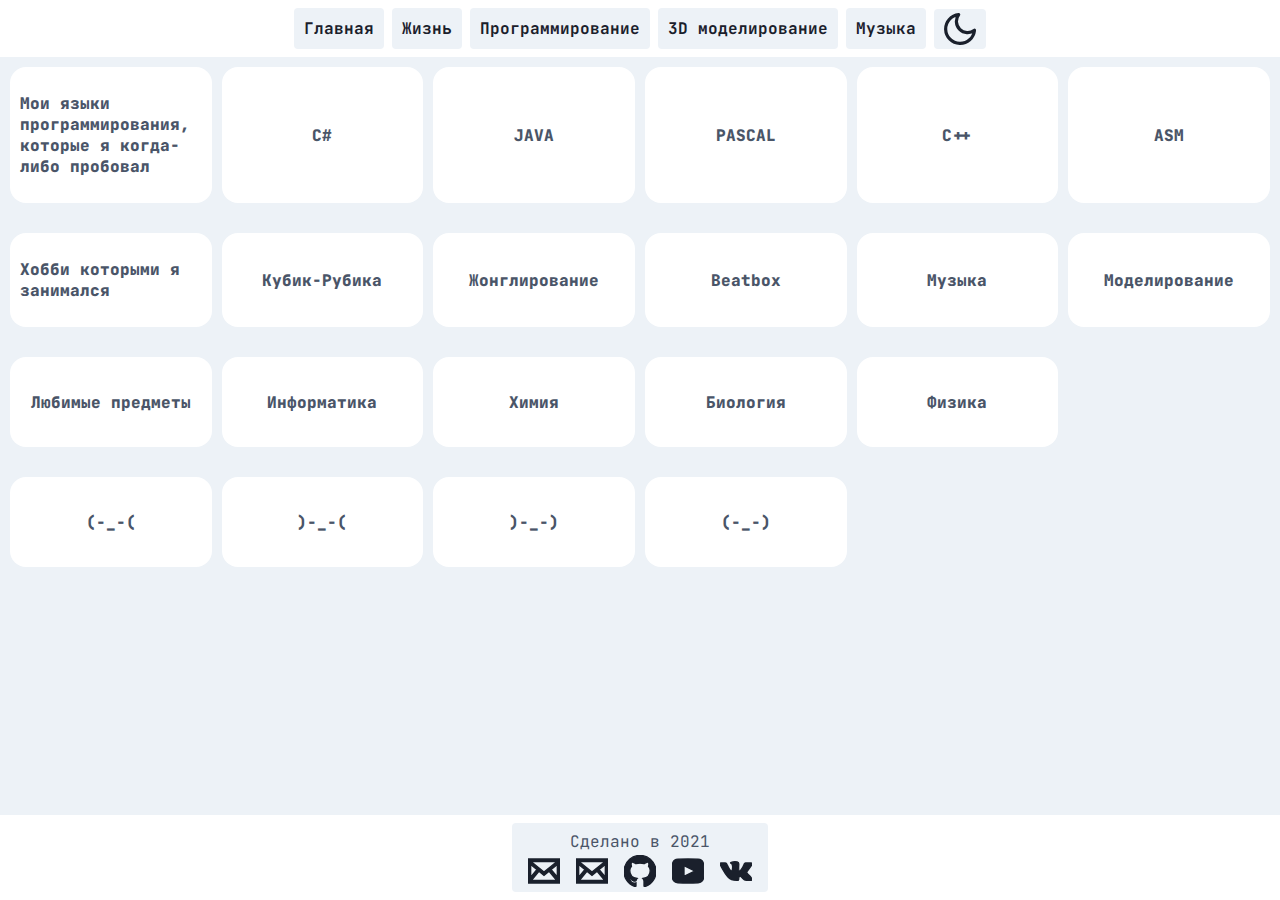
<file: index.html>
<!DOCTYPE html>
<html lang="ru" data-theme="light">
<head>
	<meta charset="UTF-8">
	<meta name="viewport" content="width=device-width, initial-scale=1.0">
	<meta name="color-scheme" content="dark light">
	<link rel="stylesheet" href="css/style.css">
	<link rel="stylesheet" href="css/light.css">
	<link rel="stylesheet" href="css/dark.css">
	<title>Обо мне</title>
	<script type="text/javascript" src="js/script.js"></script>
	<svg xmlns="http://www.w3.org/2000/svg" style="display: none;">
		<defs>
			<svg id="emailsvgicon" viewBox="0 0 24 24" stroke="currentColor">
				<path class="child" d="M0 3v18h24v-18h-24zm6.623 7.929l-4.623 5.712v-9.458l4.623 3.746zm-4.141-5.929h19.035l-9.517 7.713-9.518-7.713zm5.694 7.188l3.824 3.099 3.83-3.104 5.612 6.817h-18.779l5.513-6.812zm9.208-1.264l4.616-3.741v9.348l-4.616-5.607z"/>
			</svg>
			<svg id="githubsvgicon" viewBox="0 0 24 23.41" stroke="currentColor">
				<path class="child" d="M12,0A12,12,0,0,0,8.21,23.39c.6.11.79-.26.79-.58V20.58c-3.34.72-4-1.42-4-1.42A3.19,3.19,0,0,0,3.63,17.4c-1.08-.74.09-.72.09-.72a2.52,2.52,0,0,1,1.84,1.23,2.54,2.54,0,0,0,3.49,1,2.53,2.53,0,0,1,.76-1.6C7.15,17,4.34,16,4.34,11.37A4.63,4.63,0,0,1,5.58,8.15,4.28,4.28,0,0,1,5.7,5s1-.32,3.3,1.23a11.49,11.49,0,0,1,3-.41,11.63,11.63,0,0,1,3,.41C17.3,4.66,18.3,5,18.3,5a4.23,4.23,0,0,1,.12,3.17,4.63,4.63,0,0,1,1.24,3.22c0,4.61-2.81,5.63-5.48,5.93A2.86,2.86,0,0,1,15,19.52v3.29c0,.32.19.69.8.58A12,12,0,0,0,12,0Z"/>
			</svg>
			<svg id="youtubesvgicon" viewBox="0 0 24 24" stroke="currentColor">
				<path class="child" d="M19.61,3.18C16,2.94,8,2.94,4.39,3.18.49,3.45,0,5.8,0,12s.48,8.55,4.39,8.82c3.6.24,11.62.24,15.22,0C23.51,20.55,24,18.2,24,12S23.52,3.45,19.61,3.18ZM9,16V8l8,4Z"/>
			</svg>
			<svg id="vksvgicon" viewBox="0 0 24 24" stroke="currentColor">
				<path class="child" d="M13.16,19a.79.79,0,0,0,.85-.91c0-1.92.72-2.95,2.06-1.61C17.56,18,17.87,19,19.67,19h3.21c.8,0,1.12-.26,1.12-.66,0-.87-1.42-2.39-2.62-3.51-1.69-1.56-1.77-1.6-.32-3.48C22.86,9,25.22,6,23.14,6h-4c-.77,0-.82.44-1.1,1.08-1,2.35-2.88,5.39-3.6,4.93S14,9.6,14.1,6.74c0-.75,0-1.27-1.14-1.54A8.36,8.36,0,0,0,11.15,5c-2.28,0-3.84,1-3,1.12,1.57.29,1.42,3.69,1.05,5.16-.64,2.55-3-2-4-4.31C5,6.43,4.9,6,4,6H.79C.29,6,0,6.16,0,6.52c0,.6,3,6.72,5.79,9.77S11.27,19,13.16,19Z"/>
			</svg>
		</defs>
	</svg>
</head>
<body>
	<header>
		<nav>
			<a href="index.html">Главная</a>
			<a href="life.html">Жизнь</a>
			<a href="programming.html">Программирование</a>
			<a href="3dmodeling.html">3D моделирование</a>
			<a href="music.html">Музыка</a>
			<button id="theme-switcher">
			</button>
		</nav>
	</header>
	<main class="main">
		<section class="mainpost">
			<div>
				<p>Мои языки программирования, которые я когда-либо пробовал</p>
			</div>
			<div>
				<p>C#</p>
			</div>
			<div>
				<p>JAVA</p>
			</div>
			<div>
				<p>PASCAL</p>
			</div>
			<div>
				<p>C++</p>
			</div>
			<div>
				<p>ASM</p>
			</div>
		</section>
		<section class="mainpost">
			<div>
				<p>Хобби которыми я занимался</p>
			</div>
			<div>
				<p>Кубик-Рубика</p>
			</div>
			<div>
				<p>Жонглирование</p>
			</div>
			<div>
				<p>Beatbox</p>
			</div>
			<div>
				<p>Музыка</p>
			</div>
			<div>
				<p>Моделирование</p>
			</div>
		</section>
		<section class="mainpost">
			<div>
				<p>Любимые предметы</p>
			</div>
			<div>
				<p>Информатика</p>
			</div>
			<div>
				<p>Химия</p>
			</div>
			<div>
				<p>Биология</p>
			</div>
			<div>
				<p>Физика</p>
			</div>
		</section>
		<section class="mainpost">
			<div>
				<p>(-_-(</p>
			</div>
			<div>
				<p>)-_-(</p>
			</div>
			<div>
				<p>)-_-)</p>
			</div>
			<div>
				<p>(-_-)</p>
			</div>
		</section>
	</main>
	<footer>
		<div class="social">
			<div><p>Сделано в 2021</p></div>
			<div class="socialbtn">
			<a href="mailto:dima.aldakimov@gmail.ru">
				<svg class="emailsvg">
					<use href="#emailsvgicon"></use>
				</svg>
			</a>
			<a href="mailto:dima.aldakimov@yandex.ru">
				<svg class="emailsvg">
					<use href="#emailsvgicon"></use>
				</svg>
			</a>
			<a href="https://github.com/fefemf10">
				<svg class="githubsvg">
					<use href="#githubsvgicon"></use>
				</svg>
			</a>
			<a href="https://www.youtube.com/channel/UCoAZ5GSw2wYIrMcOcb4-dIQ">
				<svg class="youtubesvg">
					<use href="#youtubesvgicon"></use>
				</svg>
			</a>
			<a href="https://vk.com/fefemf10">
				<svg class="vksvg">
					<use href="#vksvgicon"></use>
				</svg>
			</a>
			</div>
		</div>
	</footer>
</body>
</html>
</file>
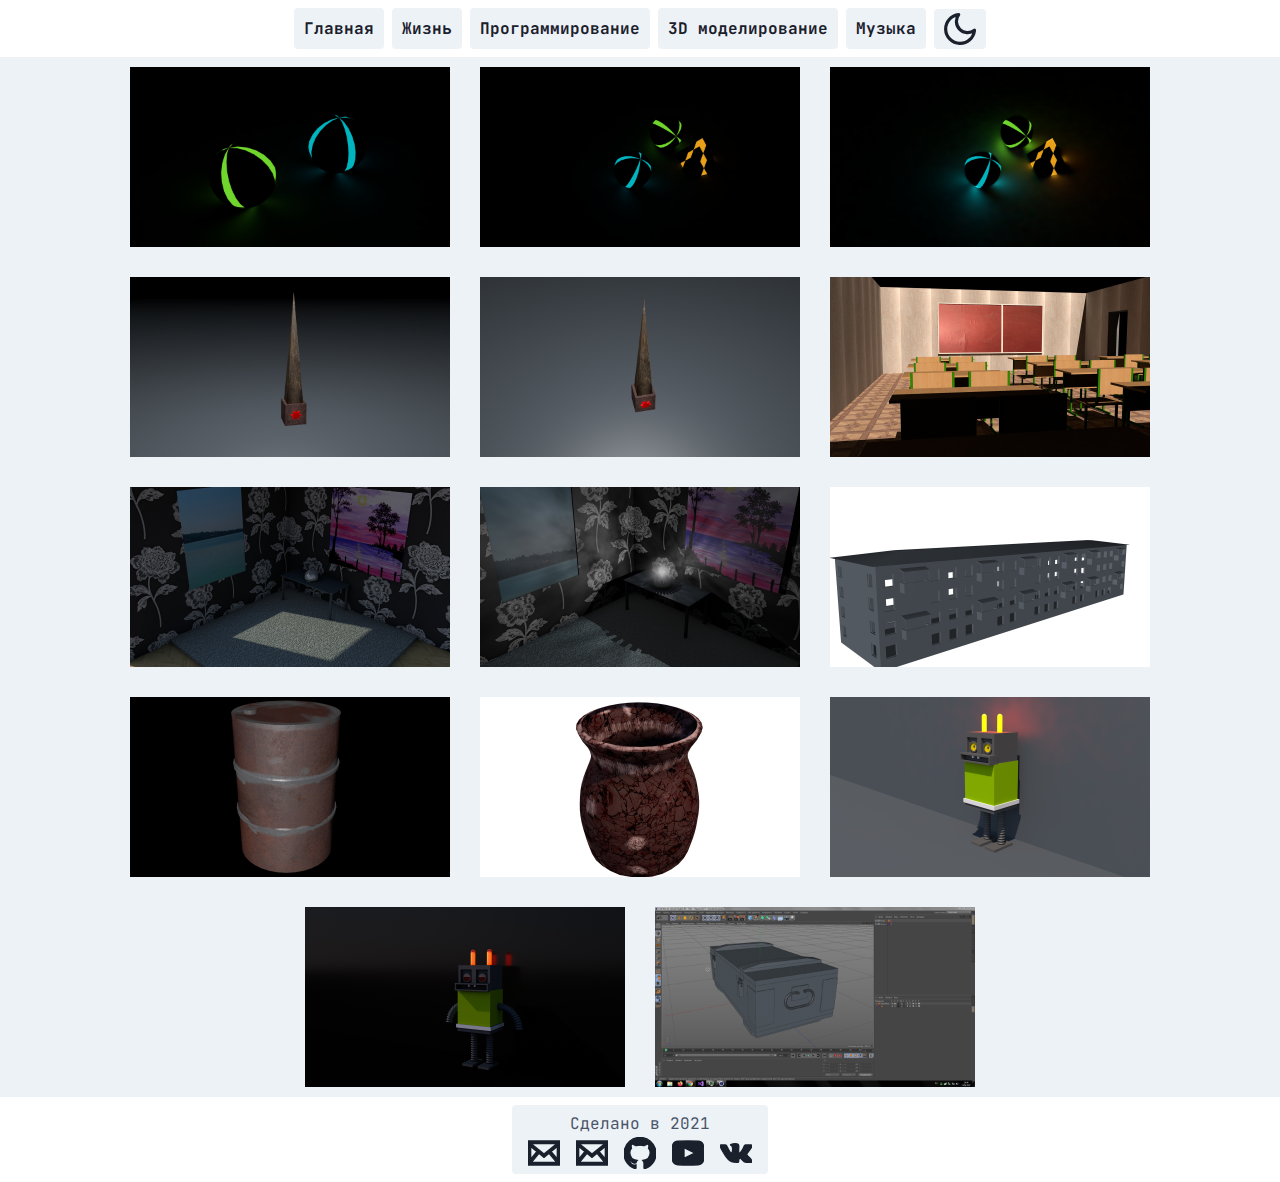
<file: 3dmodeling.html>
<!DOCTYPE html>
<html lang="ru" data-theme="light">
<head>
	<meta charset="UTF-8">
	<meta name="viewport" content="width=device-width, initial-scale=1.0">
	<meta name="color-scheme" content="dark light">
	<link rel="stylesheet" href="css/style.css">
	<link rel="stylesheet" href="css/light.css">
	<link rel="stylesheet" href="css/dark.css">
	<title>Обо мне</title>
	<script type="text/javascript" src="js/script.js"></script>
	<svg xmlns="http://www.w3.org/2000/svg" style="display: none;">
		<defs>
			<svg id="emailsvgicon" viewBox="0 0 24 24" stroke="currentColor">
				<path class="child" d="M0 3v18h24v-18h-24zm6.623 7.929l-4.623 5.712v-9.458l4.623 3.746zm-4.141-5.929h19.035l-9.517 7.713-9.518-7.713zm5.694 7.188l3.824 3.099 3.83-3.104 5.612 6.817h-18.779l5.513-6.812zm9.208-1.264l4.616-3.741v9.348l-4.616-5.607z"/>
			</svg>
			<svg id="githubsvgicon" viewBox="0 0 24 23.41" stroke="currentColor">
				<path class="child" d="M12,0A12,12,0,0,0,8.21,23.39c.6.11.79-.26.79-.58V20.58c-3.34.72-4-1.42-4-1.42A3.19,3.19,0,0,0,3.63,17.4c-1.08-.74.09-.72.09-.72a2.52,2.52,0,0,1,1.84,1.23,2.54,2.54,0,0,0,3.49,1,2.53,2.53,0,0,1,.76-1.6C7.15,17,4.34,16,4.34,11.37A4.63,4.63,0,0,1,5.58,8.15,4.28,4.28,0,0,1,5.7,5s1-.32,3.3,1.23a11.49,11.49,0,0,1,3-.41,11.63,11.63,0,0,1,3,.41C17.3,4.66,18.3,5,18.3,5a4.23,4.23,0,0,1,.12,3.17,4.63,4.63,0,0,1,1.24,3.22c0,4.61-2.81,5.63-5.48,5.93A2.86,2.86,0,0,1,15,19.52v3.29c0,.32.19.69.8.58A12,12,0,0,0,12,0Z"/>
			</svg>
			<svg id="youtubesvgicon" viewBox="0 0 24 24" stroke="currentColor">
				<path class="child" d="M19.61,3.18C16,2.94,8,2.94,4.39,3.18.49,3.45,0,5.8,0,12s.48,8.55,4.39,8.82c3.6.24,11.62.24,15.22,0C23.51,20.55,24,18.2,24,12S23.52,3.45,19.61,3.18ZM9,16V8l8,4Z"/>
			</svg>
			<svg id="vksvgicon" viewBox="0 0 24 24" stroke="currentColor">
				<path class="child" d="M13.16,19a.79.79,0,0,0,.85-.91c0-1.92.72-2.95,2.06-1.61C17.56,18,17.87,19,19.67,19h3.21c.8,0,1.12-.26,1.12-.66,0-.87-1.42-2.39-2.62-3.51-1.69-1.56-1.77-1.6-.32-3.48C22.86,9,25.22,6,23.14,6h-4c-.77,0-.82.44-1.1,1.08-1,2.35-2.88,5.39-3.6,4.93S14,9.6,14.1,6.74c0-.75,0-1.27-1.14-1.54A8.36,8.36,0,0,0,11.15,5c-2.28,0-3.84,1-3,1.12,1.57.29,1.42,3.69,1.05,5.16-.64,2.55-3-2-4-4.31C5,6.43,4.9,6,4,6H.79C.29,6,0,6.16,0,6.52c0,.6,3,6.72,5.79,9.77S11.27,19,13.16,19Z"/>
			</svg>
		</defs>
	</svg>
</head>
<body>
	<header>
		<nav>
			<a href="index.html">Главная</a>
			<a href="life.html">Жизнь</a>
			<a href="programming.html">Программирование</a>
			<a href="3dmodeling.html">3D моделирование</a>
			<a href="music.html">Музыка</a>
			<button id="theme-switcher">
			</button>
		</nav>
	</header>
	<main class="modeling">
		<section class="secmodeling">
			<a href="img/1.png" target="_blank"><img src="img/1.png" alt=""></a>
			<a href="img/2.png" target="_blank"><img src="img/2.png" alt=""></a>
			<a href="img/3.png" target="_blank"><img src="img/3.png" alt=""></a>
			<a href="img/4.png" target="_blank"><img src="img/4.png" alt=""></a>
			<a href="img/5.png" target="_blank"><img src="img/5.png" alt=""></a>
			<a href="img/6.jpg" target="_blank"><img src="img/6.jpg" alt=""></a>
			<a href="img/7.jpg" target="_blank"><img src="img/7.jpg" alt=""></a>
			<a href="img/8.jpg" target="_blank"><img src="img/8.jpg" alt=""></a>
			<a href="img/9.jpg" target="_blank"><img src="img/9.jpg" alt=""></a>
			<a href="img/10.jpg" target="_blank"><img src="img/10.jpg" alt=""></a>
			<a href="img/11.jpg" target="_blank"><img src="img/11.jpg" alt=""></a>
			<a href="img/12.jpg" target="_blank"><img src="img/12.jpg" alt=""></a>
			<a href="img/13.jpg" target="_blank"><img src="img/13.jpg" alt=""></a>
			<a href="img/14.jpg" target="_blank"><img src="img/14.jpg" alt=""></a>
		</section>
	</main>
	<footer>
		<div class="social">
			<div><p>Сделано в 2021</p></div>
			<div class="socialbtn">
			<a href="mailto:dima.aldakimov@gmail.ru">
				<svg class="emailsvg">
					<use href="#emailsvgicon"></use>
				</svg>
			</a>
			<a href="mailto:dima.aldakimov@yandex.ru">
				<svg class="emailsvg">
					<use href="#emailsvgicon"></use>
				</svg>
			</a>
			<a href="https://github.com/fefemf10">
				<svg class="githubsvg">
					<use href="#githubsvgicon"></use>
				</svg>
			</a>
			<a href="https://www.youtube.com/channel/UCoAZ5GSw2wYIrMcOcb4-dIQ">
				<svg class="youtubesvg">
					<use href="#youtubesvgicon"></use>
				</svg>
			</a>
			<a href="https://vk.com/fefemf10">
				<svg class="vksvg">
					<use href="#vksvgicon"></use>
				</svg>
			</a>
			</div>
		</div>
	</footer>
</body>
</html>
</file>
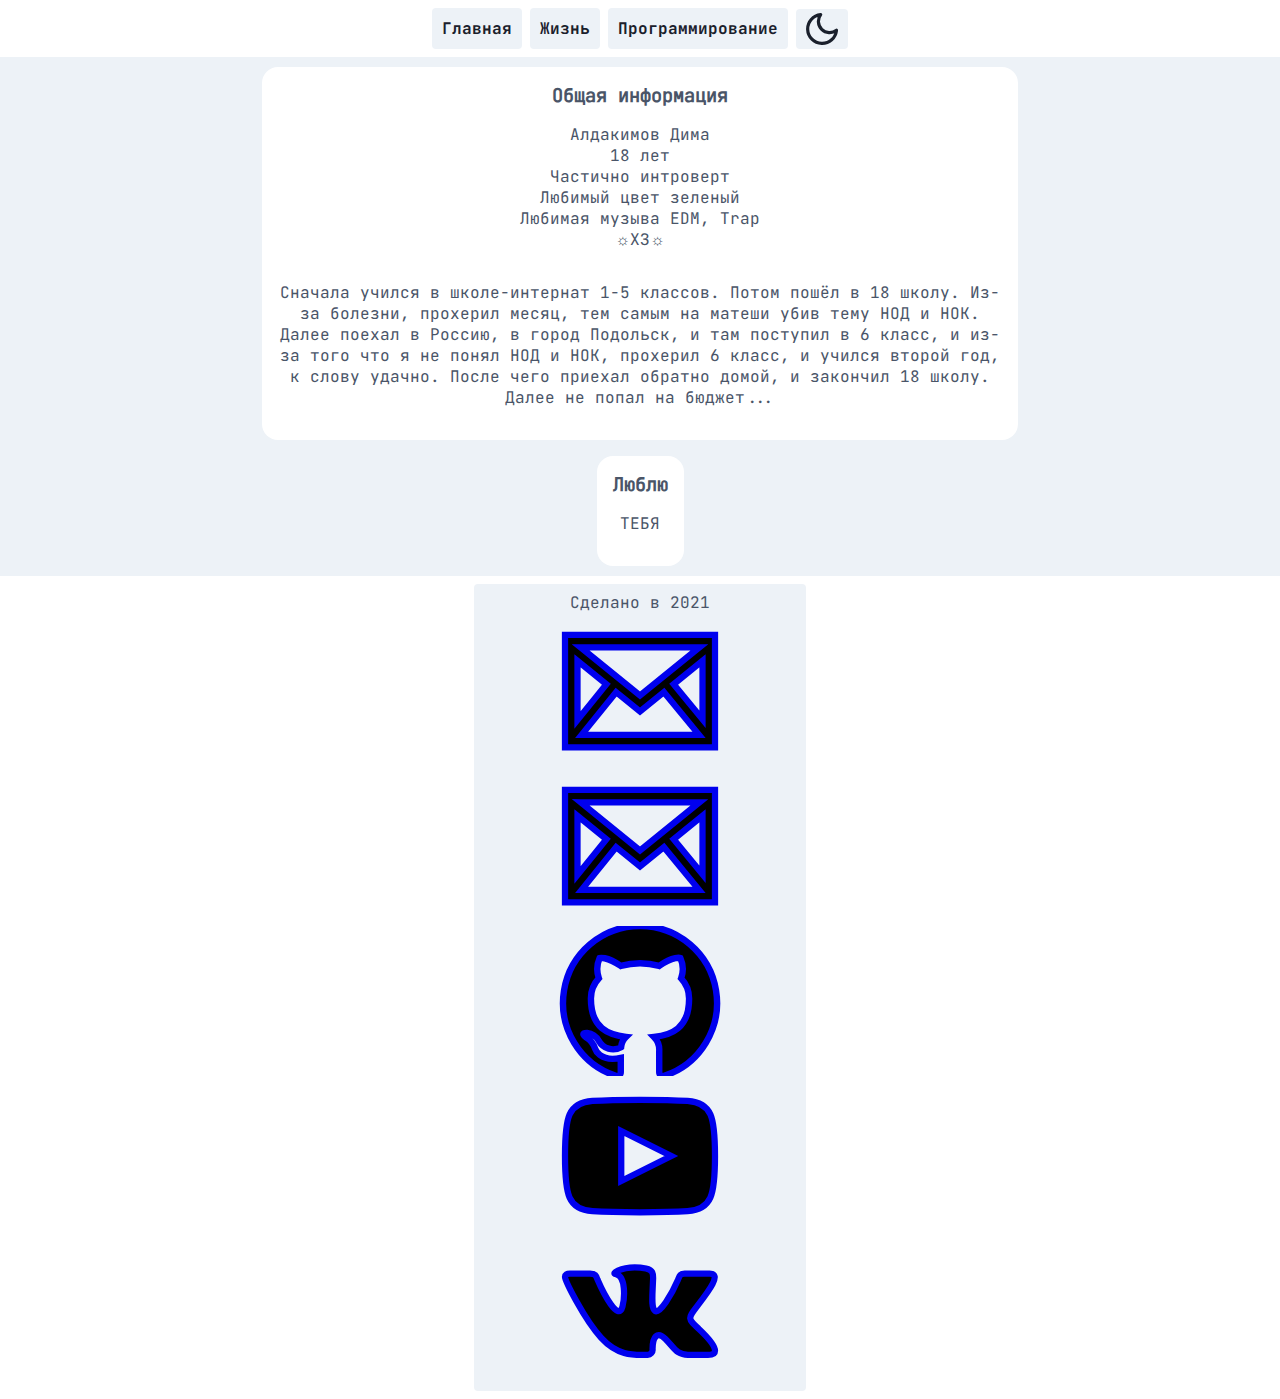
<file: life.html>
<!DOCTYPE html>
<html lang="ru" data-theme="light">
<head>
	<meta charset="UTF-8">
	<meta name="viewport" content="width=device-width, initial-scale=1.0">
	<meta name="color-scheme" content="dark light">
	<link rel="stylesheet" href="css/style.css">
	<link rel="stylesheet" href="css/light.css">
	<link rel="stylesheet" href="css/dark.css">
	<title>Обо мне</title>
	<script type="text/javascript" src="js/script.js"></script>
	<svg xmlns="http://www.w3.org/2000/svg" style="display: none;">
		<defs>
			<svg id="emailsvgicon" viewBox="0 0 24 24" stroke="currentColor">
				<path class="child" d="M0 3v18h24v-18h-24zm6.623 7.929l-4.623 5.712v-9.458l4.623 3.746zm-4.141-5.929h19.035l-9.517 7.713-9.518-7.713zm5.694 7.188l3.824 3.099 3.83-3.104 5.612 6.817h-18.779l5.513-6.812zm9.208-1.264l4.616-3.741v9.348l-4.616-5.607z"/>
			</svg>
			<svg id="githubsvgicon" viewBox="0 0 24 23.41" stroke="currentColor">
				<path class="child" d="M12,0A12,12,0,0,0,8.21,23.39c.6.11.79-.26.79-.58V20.58c-3.34.72-4-1.42-4-1.42A3.19,3.19,0,0,0,3.63,17.4c-1.08-.74.09-.72.09-.72a2.52,2.52,0,0,1,1.84,1.23,2.54,2.54,0,0,0,3.49,1,2.53,2.53,0,0,1,.76-1.6C7.15,17,4.34,16,4.34,11.37A4.63,4.63,0,0,1,5.58,8.15,4.28,4.28,0,0,1,5.7,5s1-.32,3.3,1.23a11.49,11.49,0,0,1,3-.41,11.63,11.63,0,0,1,3,.41C17.3,4.66,18.3,5,18.3,5a4.23,4.23,0,0,1,.12,3.17,4.63,4.63,0,0,1,1.24,3.22c0,4.61-2.81,5.63-5.48,5.93A2.86,2.86,0,0,1,15,19.52v3.29c0,.32.19.69.8.58A12,12,0,0,0,12,0Z"/>
			</svg>
			<svg id="youtubesvgicon" viewBox="0 0 24 24" stroke="currentColor">
				<path class="child" d="M19.61,3.18C16,2.94,8,2.94,4.39,3.18.49,3.45,0,5.8,0,12s.48,8.55,4.39,8.82c3.6.24,11.62.24,15.22,0C23.51,20.55,24,18.2,24,12S23.52,3.45,19.61,3.18ZM9,16V8l8,4Z"/>
			</svg>
			<svg id="vksvgicon" viewBox="0 0 24 24" stroke="currentColor">
				<path class="child" d="M13.16,19a.79.79,0,0,0,.85-.91c0-1.92.72-2.95,2.06-1.61C17.56,18,17.87,19,19.67,19h3.21c.8,0,1.12-.26,1.12-.66,0-.87-1.42-2.39-2.62-3.51-1.69-1.56-1.77-1.6-.32-3.48C22.86,9,25.22,6,23.14,6h-4c-.77,0-.82.44-1.1,1.08-1,2.35-2.88,5.39-3.6,4.93S14,9.6,14.1,6.74c0-.75,0-1.27-1.14-1.54A8.36,8.36,0,0,0,11.15,5c-2.28,0-3.84,1-3,1.12,1.57.29,1.42,3.69,1.05,5.16-.64,2.55-3-2-4-4.31C5,6.43,4.9,6,4,6H.79C.29,6,0,6.16,0,6.52c0,.6,3,6.72,5.79,9.77S11.27,19,13.16,19Z"/>
			</svg>
		</defs>
	</svg>
</head>
<body>
	<header>
		<nav>
			<a href="index.html">Главная</a>
			<a href="life.html">Жизнь</a>
			<a href="programming.html">Программирование</a>
			<button id="theme-switcher">
			</button>
		</nav>
	</header>
	<main class="life">
		<section class="lifepost">
			<h3>Общая информация</h3>
			<div class="info">
				<p>Алдакимов Дима<br>18 лет<br>Частично интроверт<br>Любимый цвет зеленый<br>Любимая музыва EDM, Trap<br>☼ХЗ☼</p>
			</div>
			<div class="info">
				<p>Сначала учился в школе-интернат 1-5 классов. Потом пошёл в 18 школу. Из-за болезни, прохерил месяц, тем самым на матеши убив тему НОД и НОК. Далее поехал в Россию, в город Подольск, и там поступил в 6 класс, и из-за того что я не понял НОД и НОК, прохерил 6 класс, и учился второй год, к слову удачно. После чего приехал обратно домой, и закончил 18 школу. Далее не попал на бюджет...</p>
			</div>
		</section>
		<section class="lifepost">
			<h3>Люблю</h3>
			<div class="info">
				<p>ТЕБЯ</p>
			</div>
		</section>
	</main>
	<footer>
		<div class="social">
			<div><p>Сделано в 2021</p></div>
			<a href="mailto:dima.aldakimov@gmail.ru">
				<svg class="emailsvg">
					<use href="#emailsvgicon"></use>
				</svg>
			</a>
			<a href="mailto:dima.aldakimov@yandex.ru">
				<svg class="emailsvg">
					<use href="#emailsvgicon"></use>
				</svg>
			</a>
			<a href="https://github.com/fefemf10">
				<svg class="githubsvg">
					<use href="#githubsvgicon"></use>
				</svg>
			</a>
			<a href="https://www.youtube.com/channel/UCoAZ5GSw2wYIrMcOcb4-dIQ">
				<svg class="youtubesvg">
					<use href="#youtubesvgicon"></use>
				</svg>
			</a>
			<a href="https://vk.com/fefemf10">
				<svg class="vksvg">
					<use href="#vksvgicon"></use>
				</svg>
			</a>
		</div>
	</footer>
</body>
</html>
</file>
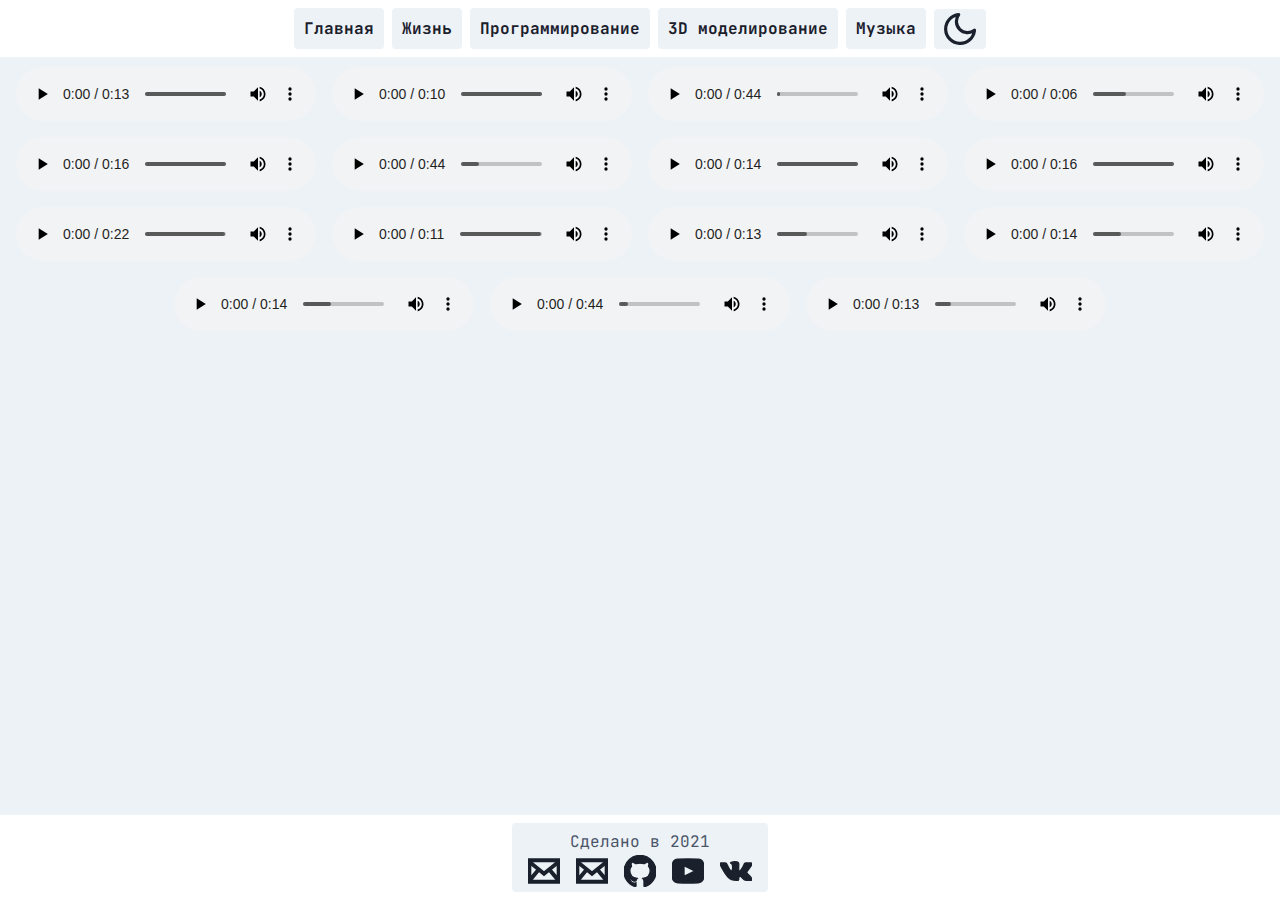
<file: music.html>
<!DOCTYPE html>
<html lang="ru" data-theme="light">
<head>
	<meta charset="UTF-8">
	<meta name="viewport" content="width=device-width, initial-scale=1.0">
	<meta name="color-scheme" content="dark light">
	<link rel="stylesheet" href="css/style.css">
	<link rel="stylesheet" href="css/light.css">
	<link rel="stylesheet" href="css/dark.css">
	<title>Обо мне</title>
	<script type="text/javascript" src="js/script.js"></script>
	<svg xmlns="http://www.w3.org/2000/svg" style="display: none;">
		<defs>
			<svg id="emailsvgicon" viewBox="0 0 24 24" stroke="currentColor">
				<path class="child" d="M0 3v18h24v-18h-24zm6.623 7.929l-4.623 5.712v-9.458l4.623 3.746zm-4.141-5.929h19.035l-9.517 7.713-9.518-7.713zm5.694 7.188l3.824 3.099 3.83-3.104 5.612 6.817h-18.779l5.513-6.812zm9.208-1.264l4.616-3.741v9.348l-4.616-5.607z"/>
			</svg>
			<svg id="githubsvgicon" viewBox="0 0 24 23.41" stroke="currentColor">
				<path class="child" d="M12,0A12,12,0,0,0,8.21,23.39c.6.11.79-.26.79-.58V20.58c-3.34.72-4-1.42-4-1.42A3.19,3.19,0,0,0,3.63,17.4c-1.08-.74.09-.72.09-.72a2.52,2.52,0,0,1,1.84,1.23,2.54,2.54,0,0,0,3.49,1,2.53,2.53,0,0,1,.76-1.6C7.15,17,4.34,16,4.34,11.37A4.63,4.63,0,0,1,5.58,8.15,4.28,4.28,0,0,1,5.7,5s1-.32,3.3,1.23a11.49,11.49,0,0,1,3-.41,11.63,11.63,0,0,1,3,.41C17.3,4.66,18.3,5,18.3,5a4.23,4.23,0,0,1,.12,3.17,4.63,4.63,0,0,1,1.24,3.22c0,4.61-2.81,5.63-5.48,5.93A2.86,2.86,0,0,1,15,19.52v3.29c0,.32.19.69.8.58A12,12,0,0,0,12,0Z"/>
			</svg>
			<svg id="youtubesvgicon" viewBox="0 0 24 24" stroke="currentColor">
				<path class="child" d="M19.61,3.18C16,2.94,8,2.94,4.39,3.18.49,3.45,0,5.8,0,12s.48,8.55,4.39,8.82c3.6.24,11.62.24,15.22,0C23.51,20.55,24,18.2,24,12S23.52,3.45,19.61,3.18ZM9,16V8l8,4Z"/>
			</svg>
			<svg id="vksvgicon" viewBox="0 0 24 24" stroke="currentColor">
				<path class="child" d="M13.16,19a.79.79,0,0,0,.85-.91c0-1.92.72-2.95,2.06-1.61C17.56,18,17.87,19,19.67,19h3.21c.8,0,1.12-.26,1.12-.66,0-.87-1.42-2.39-2.62-3.51-1.69-1.56-1.77-1.6-.32-3.48C22.86,9,25.22,6,23.14,6h-4c-.77,0-.82.44-1.1,1.08-1,2.35-2.88,5.39-3.6,4.93S14,9.6,14.1,6.74c0-.75,0-1.27-1.14-1.54A8.36,8.36,0,0,0,11.15,5c-2.28,0-3.84,1-3,1.12,1.57.29,1.42,3.69,1.05,5.16-.64,2.55-3-2-4-4.31C5,6.43,4.9,6,4,6H.79C.29,6,0,6.16,0,6.52c0,.6,3,6.72,5.79,9.77S11.27,19,13.16,19Z"/>
			</svg>
		</defs>
	</svg>
</head>
<body>
	<header>
		<nav>
			<a href="index.html">Главная</a>
			<a href="life.html">Жизнь</a>
			<a href="programming.html">Программирование</a>
			<a href="3dmodeling.html">3D моделирование</a>
			<a href="music.html">Музыка</a>
			<button id="theme-switcher">
			</button>
		</nav>
	</header>
	<main class="music">
		<section class="secmusic">
			<audio controls><source src="audio/1.mp3" type="audio/mpeg"></audio>
			<audio controls><source src="audio/2.mp3" type="audio/mpeg"></audio>
			<audio controls><source src="audio/3.mp3" type="audio/mpeg"></audio>
			<audio controls><source src="audio/4.mp3" type="audio/mpeg"></audio>
			<audio controls><source src="audio/5.mp3" type="audio/mpeg"></audio>
			<audio controls><source src="audio/6.mp3" type="audio/mpeg"></audio>
			<audio controls><source src="audio/7.mp3" type="audio/mpeg"></audio>
			<audio controls><source src="audio/8.mp3" type="audio/mpeg"></audio>
			<audio controls><source src="audio/9.mp3" type="audio/mpeg"></audio>
			<audio controls><source src="audio/10.mp3" type="audio/mpeg"></audio>
			<audio controls><source src="audio/11.mp3" type="audio/mpeg"></audio>
			<audio controls><source src="audio/12.mp3" type="audio/mpeg"></audio>
			<audio controls><source src="audio/13.mp3" type="audio/mpeg"></audio>
			<audio controls><source src="audio/14.mp3" type="audio/mpeg"></audio>
			<audio controls><source src="audio/15.mp3" type="audio/mpeg"></audio>
		</section>
	</main>
	<footer>
		<div class="social">
			<div><p>Сделано в 2021</p></div>
			<div class="socialbtn">
			<a href="mailto:dima.aldakimov@gmail.ru">
				<svg class="emailsvg">
					<use href="#emailsvgicon"></use>
				</svg>
			</a>
			<a href="mailto:dima.aldakimov@yandex.ru">
				<svg class="emailsvg">
					<use href="#emailsvgicon"></use>
				</svg>
			</a>
			<a href="https://github.com/fefemf10">
				<svg class="githubsvg">
					<use href="#githubsvgicon"></use>
				</svg>
			</a>
			<a href="https://www.youtube.com/channel/UCoAZ5GSw2wYIrMcOcb4-dIQ">
				<svg class="youtubesvg">
					<use href="#youtubesvgicon"></use>
				</svg>
			</a>
			<a href="https://vk.com/fefemf10">
				<svg class="vksvg">
					<use href="#vksvgicon"></use>
				</svg>
			</a>
			</div>
		</div>
	</footer>
</body>
</html>
</file>
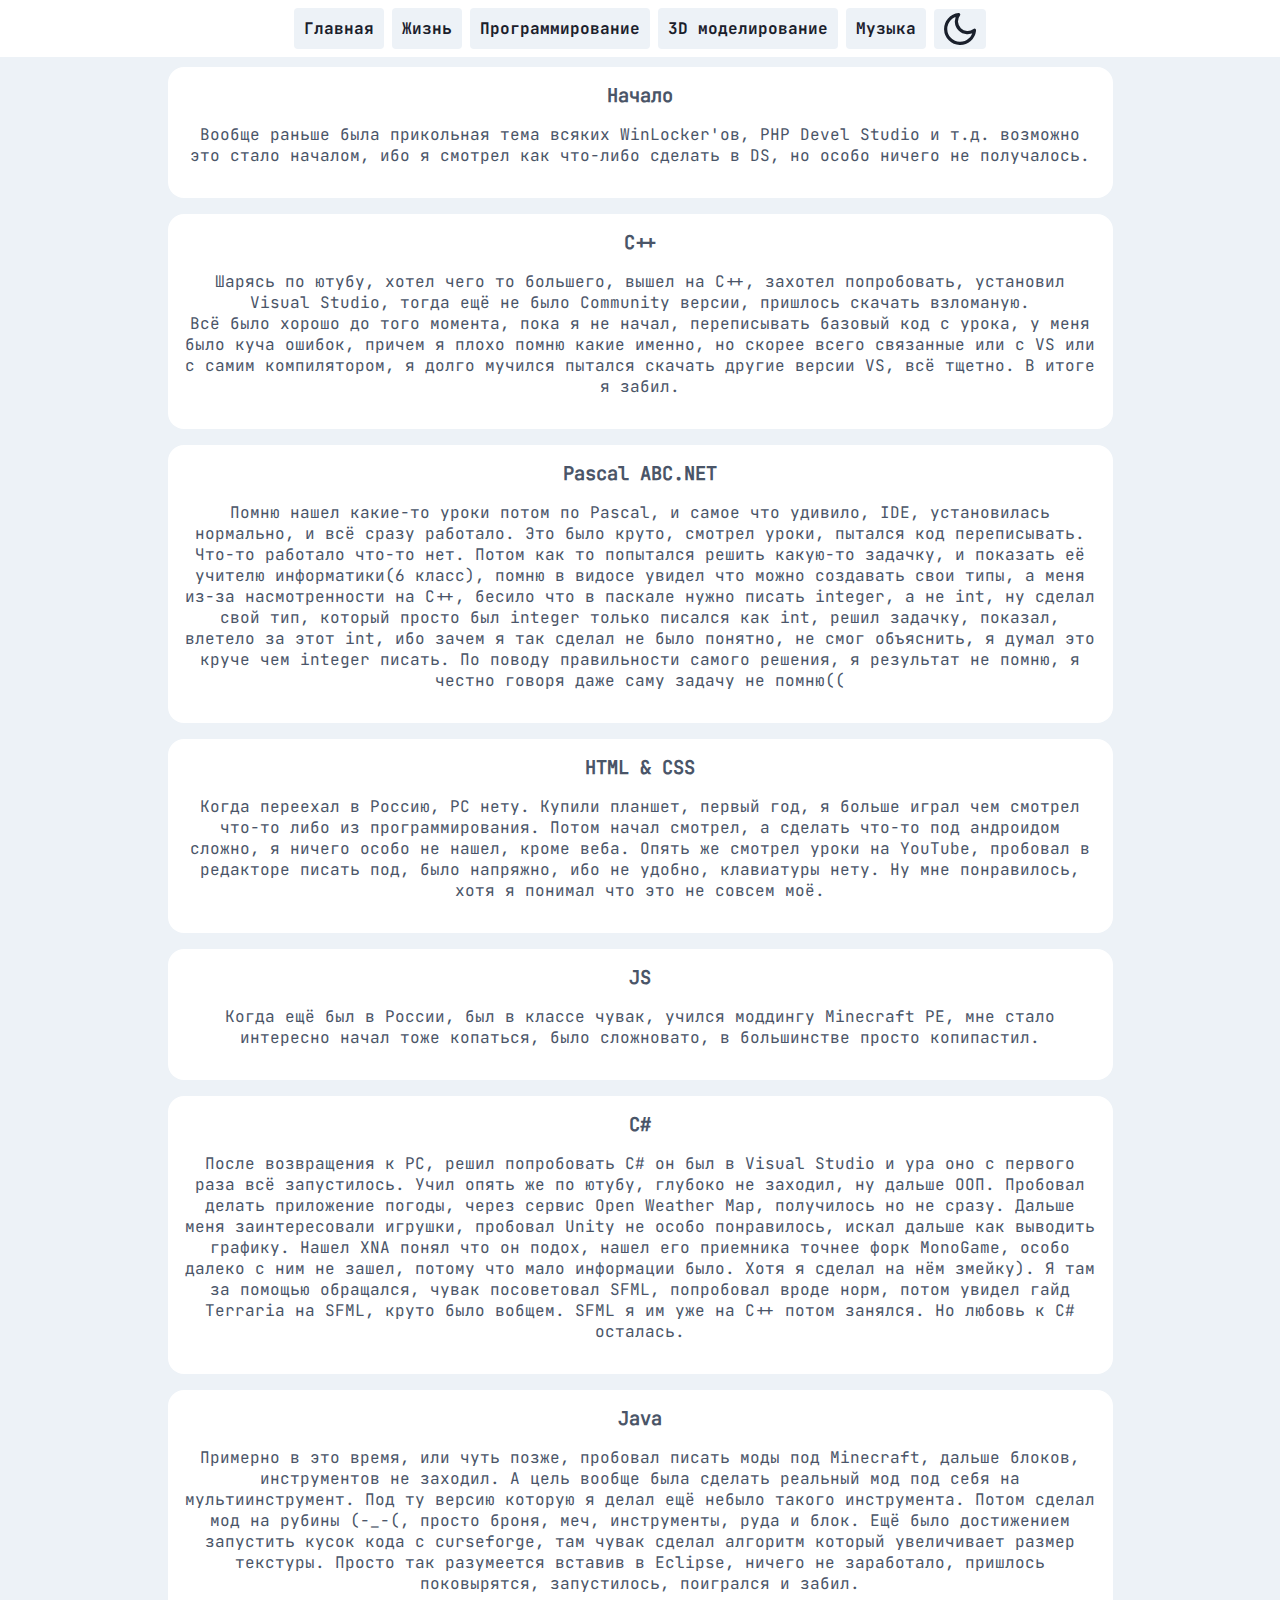
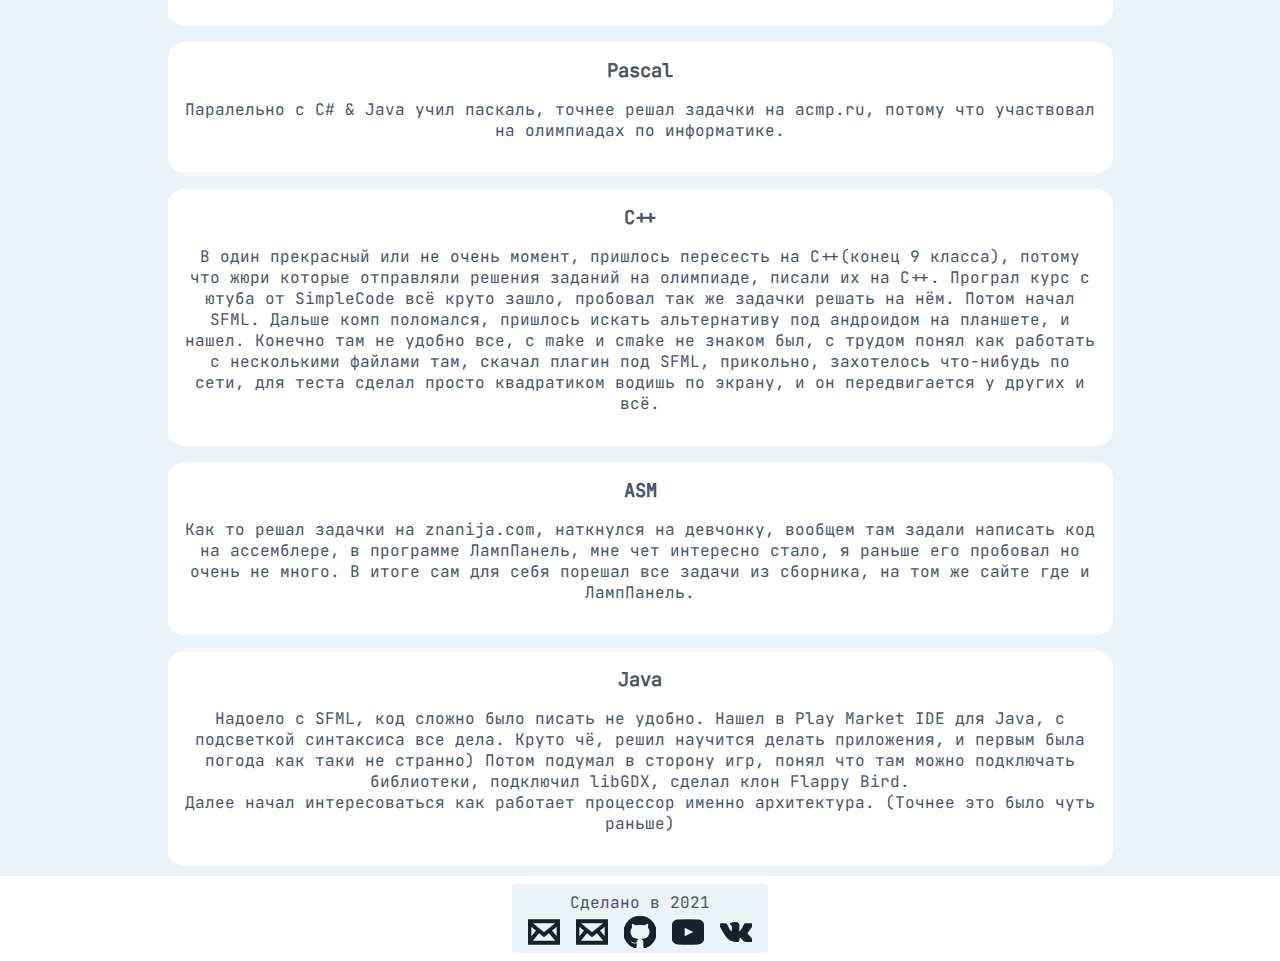
<file: programming.html>
<!DOCTYPE html>
<html lang="ru" data-theme="light">
<head>
	<meta charset="UTF-8">
	<meta name="viewport" content="width=device-width, initial-scale=1.0">
	<meta name="color-scheme" content="dark light">
	<link rel="stylesheet" href="css/style.css">
	<link rel="stylesheet" href="css/light.css">
	<link rel="stylesheet" href="css/dark.css">
	<title>Обо мне</title>
	<script type="text/javascript" src="js/script.js"></script>
	<svg xmlns="http://www.w3.org/2000/svg" style="display: none;">
		<defs>
			<svg id="emailsvgicon" viewBox="0 0 24 24" stroke="currentColor">
				<path class="child" d="M0 3v18h24v-18h-24zm6.623 7.929l-4.623 5.712v-9.458l4.623 3.746zm-4.141-5.929h19.035l-9.517 7.713-9.518-7.713zm5.694 7.188l3.824 3.099 3.83-3.104 5.612 6.817h-18.779l5.513-6.812zm9.208-1.264l4.616-3.741v9.348l-4.616-5.607z"/>
			</svg>
			<svg id="githubsvgicon" viewBox="0 0 24 23.41" stroke="currentColor">
				<path class="child" d="M12,0A12,12,0,0,0,8.21,23.39c.6.11.79-.26.79-.58V20.58c-3.34.72-4-1.42-4-1.42A3.19,3.19,0,0,0,3.63,17.4c-1.08-.74.09-.72.09-.72a2.52,2.52,0,0,1,1.84,1.23,2.54,2.54,0,0,0,3.49,1,2.53,2.53,0,0,1,.76-1.6C7.15,17,4.34,16,4.34,11.37A4.63,4.63,0,0,1,5.58,8.15,4.28,4.28,0,0,1,5.7,5s1-.32,3.3,1.23a11.49,11.49,0,0,1,3-.41,11.63,11.63,0,0,1,3,.41C17.3,4.66,18.3,5,18.3,5a4.23,4.23,0,0,1,.12,3.17,4.63,4.63,0,0,1,1.24,3.22c0,4.61-2.81,5.63-5.48,5.93A2.86,2.86,0,0,1,15,19.52v3.29c0,.32.19.69.8.58A12,12,0,0,0,12,0Z"/>
			</svg>
			<svg id="youtubesvgicon" viewBox="0 0 24 24" stroke="currentColor">
				<path class="child" d="M19.61,3.18C16,2.94,8,2.94,4.39,3.18.49,3.45,0,5.8,0,12s.48,8.55,4.39,8.82c3.6.24,11.62.24,15.22,0C23.51,20.55,24,18.2,24,12S23.52,3.45,19.61,3.18ZM9,16V8l8,4Z"/>
			</svg>
			<svg id="vksvgicon" viewBox="0 0 24 24" stroke="currentColor">
				<path class="child" d="M13.16,19a.79.79,0,0,0,.85-.91c0-1.92.72-2.95,2.06-1.61C17.56,18,17.87,19,19.67,19h3.21c.8,0,1.12-.26,1.12-.66,0-.87-1.42-2.39-2.62-3.51-1.69-1.56-1.77-1.6-.32-3.48C22.86,9,25.22,6,23.14,6h-4c-.77,0-.82.44-1.1,1.08-1,2.35-2.88,5.39-3.6,4.93S14,9.6,14.1,6.74c0-.75,0-1.27-1.14-1.54A8.36,8.36,0,0,0,11.15,5c-2.28,0-3.84,1-3,1.12,1.57.29,1.42,3.69,1.05,5.16-.64,2.55-3-2-4-4.31C5,6.43,4.9,6,4,6H.79C.29,6,0,6.16,0,6.52c0,.6,3,6.72,5.79,9.77S11.27,19,13.16,19Z"/>
			</svg>
		</defs>
	</svg>
</head>
<body>
	<header>
		<nav>
			<a href="index.html">Главная</a>
			<a href="life.html">Жизнь</a>
			<a href="programming.html">Программирование</a>
			<a href="3dmodeling.html">3D моделирование</a>
			<a href="music.html">Музыка</a>
			<button id="theme-switcher">
			</button>
		</nav>
	</header>
	<main class="programming">
		<section class="progpost">
			<h3>Начало</h3>
			<div class="info">
				<p>
				Вообще раньше была прикольная тема всяких WinLocker'ов, PHP Devel Studio и т.д. возможно это стало началом, ибо я смотрел как что-либо сделать в DS, но особо ничего не получалось.
				</p>
			</div>
		</section>
		<section class="progpost">
			<h3>C++</h3>
			<div class="info">
				<p>
					Шарясь по ютубу, хотел чего то большего, вышел на C++, захотел попробовать, установил Visual Studio, тогда ещё не было Community версии, пришлось скачать взломаную.<br>Всё было хорошо до того момента, пока я не начал, переписывать базовый код с урока, у меня было куча ошибок, причем я плохо помню какие именно, но скорее всего связанные или с VS или с самим компилятором, я долго мучился пытался скачать другие версии VS, всё тщетно. В итоге я забил.
				</p>
			</div>
		</section>
		<section class="progpost">
			<h3>Pascal ABC.NET</h3>
			<div class="info">
				<p>
					Помню нашел какие-то уроки потом по Pascal, и самое что удивило, IDE, установилась нормально, и всё сразу работало. Это было круто, смотрел уроки, пытался код переписывать. Что-то работало что-то нет. Потом как то попытался решить какую-то задачку, и показать её учителю информатики(6 класс), помню в видосе увидел что можно создавать свои типы, а меня из-за насмотренности на C++, бесило что в паскале нужно писать integer, а не int, ну сделал свой тип, который просто был integer только писался как int, решил задачку, показал, влетело за этот int, ибо зачем я так сделал не было понятно, не смог объяснить, я думал это круче чем integer писать. По поводу правильности самого решения, я результат не помню, я честно говоря даже саму задачу не помню((
				</p>
			</div>
		</section>
		<section class="progpost">
			<h3>HTML & CSS</h3>
			<div class="info">
				<p>
					Когда переехал в Россию, PC нету. Купили планшет, первый год, я больше играл чем смотрел что-то либо из программирования. Потом начал смотрел, а сделать что-то под андроидом сложно, я ничего особо не нашел, кроме веба. Опять же смотрел уроки на YouTube, пробовал в редакторе писать под, было напряжно, ибо не удобно, клавиатуры нету. Ну мне понравилось, хотя я понимал что это не совсем моё.
				</p>
			</div>
		</section>
		<section class="progpost">
			<h3>JS</h3>
			<div class="info">
				<p>
					Когда ещё был в России, был в классе чувак, учился моддингу Minecraft PE, мне стало интересно начал тоже копаться, было сложновато, в большинстве просто копипастил.
				</p>
			</div>
		</section>
		<section class="progpost">
			<h3>C#</h3>
			<div class="info">
				<p>
					После возвращения к PC, решил попробовать C# он был в Visual Studio и ура оно с первого раза всё запустилось. Учил опять же по ютубу, глубоко не заходил, ну дальше ООП. Пробовал делать приложение погоды, через сервис Open Weather Map, получилось но не сразу. Дальше меня заинтересовали игрушки, пробовал Unity не особо понравилось, искал дальше как выводить графику. Нашел XNA понял что он подох, нашел его приемника точнее форк MonoGame, особо далеко с ним не зашел, потому что мало информации было. Хотя я сделал на нём змейку). Я там за помощью обращался, чувак посоветовал SFML, попробовал вроде норм, потом увидел гайд Terraria на SFML, круто было вобщем. SFML я им уже на C++ потом занялся. Но любовь к C# осталась.
				</p>
			</div>
		</section>
		<section class="progpost">
			<h3>Java</h3>
			<div class="info">
				<p>
					Примерно в это время, или чуть позже, пробовал писать моды под Minecraft, дальше блоков, инструментов не заходил. А цель вообще была сделать реальный мод под себя на мультиинструмент. Под ту версию которую я делал ещё небыло такого инструмента. Потом сделал мод на рубины (-_-(, просто броня, меч, инструменты, руда и блок. Ещё было достижением запустить кусок кода с curseforge, там чувак сделал алгоритм который увеличивает размер текстуры. Просто так разумеется вставив в Eclipse, ничего не заработало, пришлось поковырятся, запустилось, поигрался и забил.
				</p>
			</div>
		</section>
		<section class="progpost">
			<h3>Pascal</h3>
			<div class="info">
				<p>
					Паралельно с C# & Java учил паскаль, точнее решал задачки на acmp.ru, потому что участвовал на олимпиадах по информатике.
				</p>
			</div>
		</section>
		<section class="progpost">
			<h3>С++</h3>
			<div class="info">
				<p>
					В один прекрасный или не очень момент, пришлось пересесть на C++(конец 9 класса), потому что жюри которые отправляли решения заданий на олимпиаде, писали их на C++. Програл курс с ютуба от SimpleCode всё круто зашло, пробовал так же задачки решать на нём. Потом начал SFML. Дальше комп поломался, пришлось искать альтернативу под андроидом на планшете, и нашел. Конечно там не удобно все, с make и cmake не знаком был, с трудом понял как работать с несколькими файлами там, скачал плагин под SFML, прикольно, захотелось что-нибудь по сети, для теста сделал просто квадратиком водишь по экрану, и он передвигается у других и всё.
				</p>
			</div>
		</section>
		<section class="progpost">
			<h3>ASM</h3>
			<div class="info">
				<p>
					Как то решал задачки на znanija.com, наткнулся на девчонку, вообщем там задали написать код на ассемблере, в программе ЛампПанель, мне чет интересно стало, я раньше его пробовал но очень не много. В итоге сам для себя порешал все задачи из сборника, на том же сайте где и ЛампПанель.
				</p>
			</div>
		</section>
		<section class="progpost">
			<h3>Java</h3>
			<div class="info">
				<p>
					Надоело с SFML, код сложно было писать не удобно. Нашел в Play Market IDE для Java, с подсветкой синтаксиса все дела. Круто чё, решил научится делать приложения, и первым была погода как таки не странно)
					Потом подумал в сторону игр, понял что там можно подключать библиотеки, подключил libGDX, сделал клон Flappy Bird.<br>Далее начал интересоваться как работает процессор именно архитектура. (Точнее это было чуть раньше)
				</p>
			</div>
		</section>
	</main>
	<footer>
		<div class="social">
			<div><p>Сделано в 2021</p></div>
			<div class="socialbtn">
			<a href="mailto:dima.aldakimov@gmail.ru">
				<svg class="emailsvg">
					<use href="#emailsvgicon"></use>
				</svg>
			</a>
			<a href="mailto:dima.aldakimov@yandex.ru">
				<svg class="emailsvg">
					<use href="#emailsvgicon"></use>
				</svg>
			</a>
			<a href="https://github.com/fefemf10">
				<svg class="githubsvg">
					<use href="#githubsvgicon"></use>
				</svg>
			</a>
			<a href="https://www.youtube.com/channel/UCoAZ5GSw2wYIrMcOcb4-dIQ">
				<svg class="youtubesvg">
					<use href="#youtubesvgicon"></use>
				</svg>
			</a>
			<a href="https://vk.com/fefemf10">
				<svg class="vksvg">
					<use href="#vksvgicon"></use>
				</svg>
			</a>
			</div>
		</div>
	</footer>
</body>
</html>
</file>
<file: css/style.css>
@font-face {
 font-family: "JetBrainsMono Regular";
 src: url("../fonts/JetBrainsMono-Regular.ttf") format("truetype");
 font-style: normal;
}
@font-face {
 font-family: "JetBrainsMono Bold";
 src: url("../fonts/JetBrainsMono-Bold.ttf") format("truetype");
 font-style: normal;
}
@font-face {
 font-family: "JetBrainsMono-ExtraBold";
 src: url("../fonts/JetBrainsMono-ExtraBold.ttf") format("truetype");
 font-style: normal;
}
:root{
	--size-rounded-control: 0.25rem;
	--font-standard: "JetBrainsMono Regular";
	--font-bold: "JetBrainsMono Bold";
	--color-brand: #5da545;
}
html{
	height: 100vh;
}
body{
	height: 100vh;
	display: flex;
	flex-direction: column;
	padding: 0px;
	margin: 0px;
	color: var(--text-color);
	font-family: var(--font-standard);
}
header{
	padding: 0.5em;
	display: flex;
	justify-content: center;
	align-items: center;
	background-color: var(--bg-raised-color);
}
nav{
	height: 100%;
	display: flex;
	flex-wrap: wrap;
	justify-content: center;
	align-items: center;
	gap: 0.5em;
}
nav a{
	padding: 10px;
	display: flex;
	align-items: center;
	background-color: var(--bg-button-color);
	text-decoration: none;
	font-family: var(--font-bold);
	color: var(--text-button-color);
	border-radius: var(--size-rounded-control);
}
nav button{
	display: flex;
	align-items: center;
	height: 3em;
	margin: 0;
	padding: 0;
	background-color: var(--bg-button-color);
	border: none;
	border-radius: var(--size-rounded-control);
}
nav a:hover{
	color: var(--color-brand);
}
#theme-switcher svg{
	height: 80%;
	padding: 10px;
	color: var(--text-button-color);
}
#theme-switcher svg:hover{
	color: var(--color-brand);
	fill: var(--color-brand);
}
nav button:hover{
	cursor: pointer;
}
main{
	background-color: var(--bg-color);
	flex-grow: 1;
	padding: 10px;
}
.main{
	display: grid;
	grid-gap: 30px;
	align-content: flex-start;
	grid-template-columns: repeat(auto-fill, 1fr);
}
main .mainpost{
	display: grid;
	grid-template-columns: repeat(auto-fill, minmax(200px, 1fr));
	grid-template-rows: repeat(auto-fill, minmax(10vh, 1fr));
	grid-gap: 10px;
}
main .mainpost div{
	display: flex;
	flex-direction: column;
	justify-content: center;
	align-items: center;
	border-radius: 1em;
	background: var(--bg-raised-color);
	padding: 10px;
}
main .mainpost div p{
	color: var(--text-color);
	font-family: "JetBrainsMono-ExtraBold";
	font-size: 1em;
	
}
main .mainpost div:first-child{
	color: var(--text-color);
	font-size: 1em;
}
.life{
	display: flex;
	flex-direction: column;
	align-items: center;
	gap: 1em;
}
main .lifepost h3{
	margin: 0;
	padding: 0;
}
main .lifepost{
	margin: 0 20%;
	text-align: center;
	padding: 1em;
	border-radius: 1em;
	display: flex;
	flex-direction: column;
	align-items: center;
	background-color: var(--bg-raised-color);
}

.programming{
	display: flex;
	flex-direction: column;
	gap: 1em;
}

main .progpost h3{
	margin: 0;
	padding: 0;
}

@media screen and (min-width: 800px){
	main .progpost{
	margin: 0 12.5%;
	max-width: 75%;
}
}

main .progpost{
	text-align: center;
	padding: 1em;
	border-radius: 1em;
	background-color: var(--bg-raised-color);
}
.modeling{
	display: flex;
	justify-self: center;
	align-items: flex-start;
}
main .secmodeling{
	width: 100%;
	display: flex;
	gap: 30px;
	flex-wrap: wrap;
	justify-content: center;
}
main .secmodeling img{
	height: 100%;
	width: 100%;
}
main .secmodeling a{
	height: 20vh;
}
main .secmusic{
	width: 100%;
	display: flex;
	gap: 1em;
	flex-wrap: wrap;
	justify-content: center;
}
footer{
	background-color: var(--bg-raised-color);
	display: flex;
	justify-content: center;
	gap: 4em;
}
footer .social{
	border-radius: var(--size-rounded-control);
	background-color: var(--bg-button-color);
	display: flex;
	justify-content: center;
	flex-direction: column;
	align-items: center;
	padding: 0 1em;
	margin: 0.5em 0;
}
footer .social div p{
	height: 1em;
	padding: 0.5em 0;
	margin: 0;
}
footer .socialbtn{
	display: flex;
	gap: 1em;
	height: 100%;
}
footer .socialbtn a svg{
	width: 2em;
	height: 2em;
	color: var(--text-button-color);
	fill: var(--text-button-color);
}
footer .socialbtn a svg:hover{
	color: var(--color-brand);
	fill: var(--color-brand);
}
</file>
<file: css/light.css>
[data-theme="light"]{
	--bg-color: #edf2f7;
	--bg-raised-color: #ffffff;
	--bg-button-color: var(--bg-color);
	--text-color: #4a5568;
	--text-dark-color: #1a202c;
	--text-button-color: var(--text-dark-color);
}
</file>
<file: css/dark.css>
[data-theme="dark"]{
	--bg-color: #171719;
	--bg-raised-color: #222224;
	--bg-button-color: #343438;
	--text-color: #cecece;
	--text-dark-color: #fbf8ec;
	--text-button-color: var(--text-color);
}
</file>
